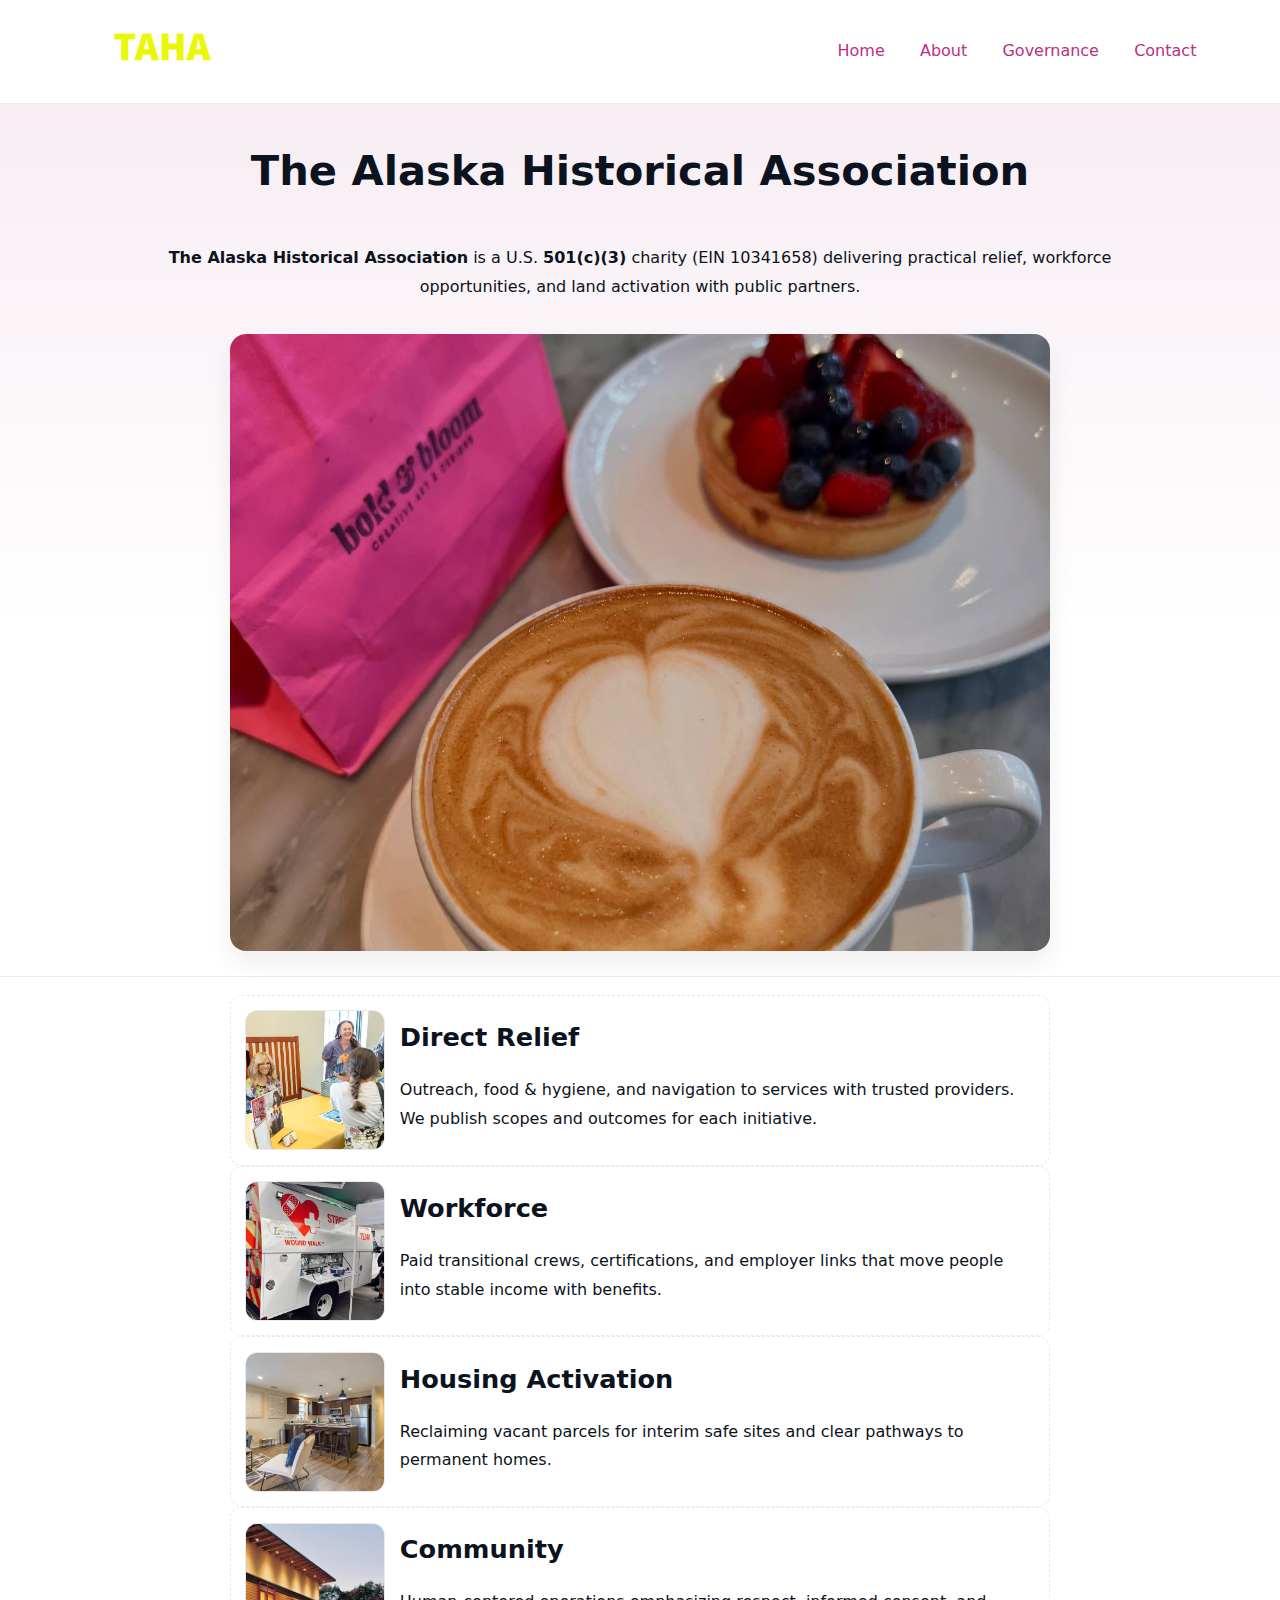
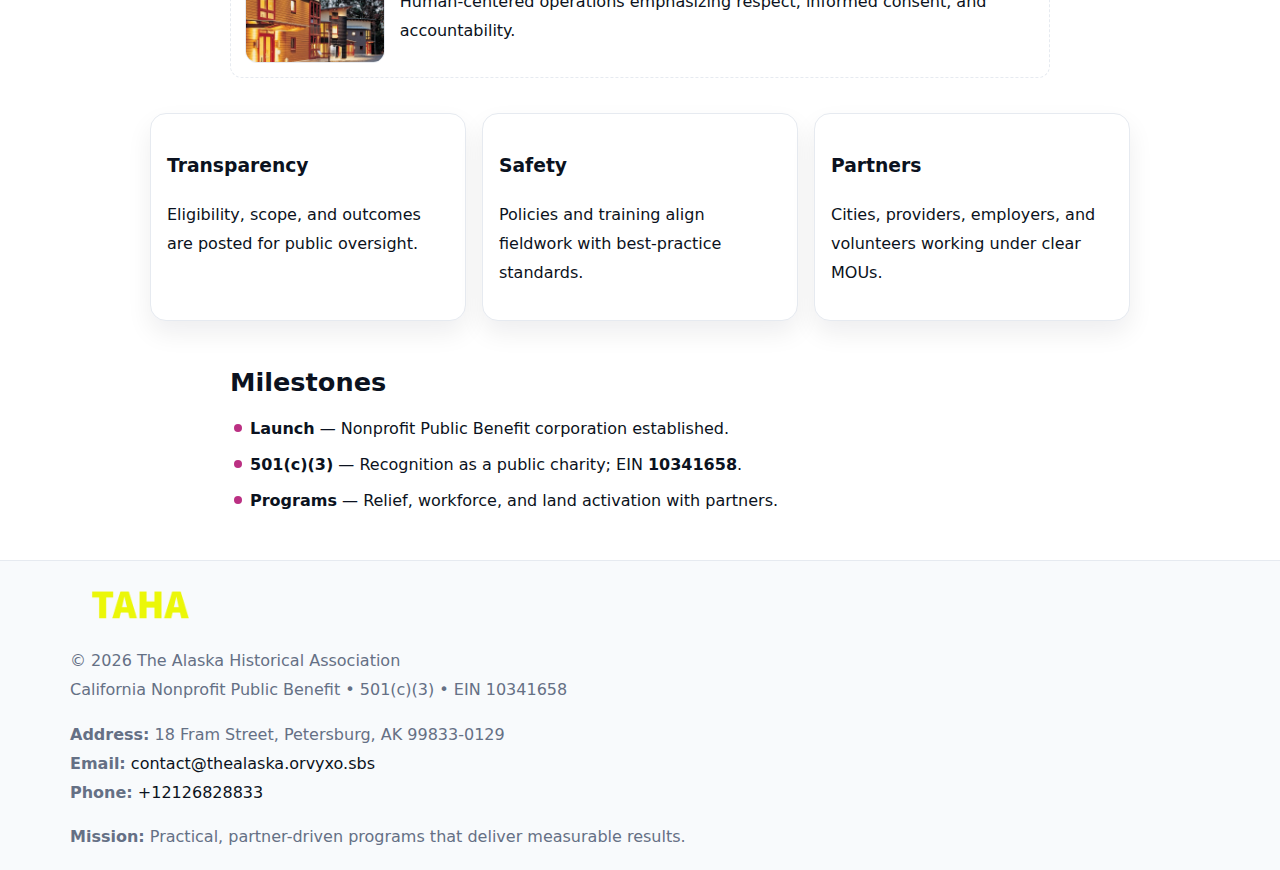
<file: index.html>
<!doctype html><html lang="en"><head>
<meta charset="utf-8"/><meta name="viewport" content="width=device-width,initial-scale=1"/>
<title>The Alaska Historical Association – Nonprofit • 2025</title>
<link rel="stylesheet" href="assets/styles.css"/><link rel="icon" href="images/logo.png"/>
<meta name="data-ein" content="10341658"/><meta name="data-name" content="The Alaska Historical Association"/>
<meta name="data-email" content="contact@thealaska.orvyxo.sbs"/><meta name="data-phone" content="+12126828833"/>
<meta name="data-address" content="18 Fram Street,
Petersburg, AK 99833-0129"/><meta name="data-map" content="18+Fram+Street,+Petersburg,+AK+99833-0129"/>
  <meta name="description" content="Dedicated to community services, education, and direct relief, The Alaska Historical Association collaborates with neighbors and partners to deliver practical help and long-term im.">
<meta name="facebook-domain-verification" content="gyxclu9ppxrilp8vgv6gq8zsmv88rt" />
</head><body>
<div style="position:absolute;left:-9999px;top:-9999px;opacity:0" data-uniq="{{UNIQUE_BLOB}}">
  <span>Dedicated to community services, education, and direct relief, The Alaska Historical Association collaborates with neighbors and partners to deliver practical help and long-term impact.</span><svg width="12" height="12" viewBox="0 0 12 12" xmlns="http://www.w3.org/2000/svg"><circle cx="6" cy="6" r="5" fill="#0f766e"/></svg><img src="images/programs.jpg" width="1" height="1" alt="" loading="lazy"/>
</div>

<header><div class="cc4ebc9c1e4">
  <a href="index.html"><img src="images/logo.png" style="width:140px" alt="The Alaska Historical Association"></a>
  <nav><a class="active" href="index.html">Home</a><a href="about.html">About</a><a href="governance.html">Governance</a><a href="contact.html">Contact</a></nav>
</div></header>

<section class="c9f5767122d"><div class="c75dd196f20">
  <h1>The Alaska Historical Association</h1>
  <p class="cf6b28ede89"><strong>The Alaska Historical Association</strong> is a U.S. <strong>501(c)(3)</strong> charity (EIN 10341658) delivering practical relief, workforce opportunities, and land activation with public partners.</p>
  <img src="images/hero.jpg" alt="Community action">
</div></section>

<main class="c75dd196f20">
  <section class="section narrow">
    <div class="feature"><img class="thumb" src="images/relief.jpg" alt=""><div><h2>Direct Relief</h2><p>Outreach, food & hygiene, and navigation to services with trusted providers. We publish scopes and outcomes for each initiative.</p></div></div>
    <div class="feature"><img class="thumb" src="images/jobs.jpg" alt=""><div><h2>Workforce</h2><p>Paid transitional crews, certifications, and employer links that move people into stable income with benefits.</p></div></div>
    <div class="feature"><img class="thumb" src="images/land.jpg" alt=""><div><h2>Housing Activation</h2><p>Reclaiming vacant parcels for interim safe sites and clear pathways to permanent homes.</p></div></div>
    <div class="feature"><img class="thumb" src="images/community.jpg" alt=""><div><h2>Community</h2><p>Human-centered operations emphasizing respect, informed consent, and accountability.</p></div></div>
  </section>

  <section class="section c9f1f0c84b1">
    <article class="c6cf2cc89c4"><h3>Transparency</h3><p>Eligibility, scope, and outcomes are posted for public oversight.</p></article>
    <article class="c6cf2cc89c4"><h3>Safety</h3><p>Policies and training align fieldwork with best-practice standards.</p></article>
    <article class="c6cf2cc89c4"><h3>Partners</h3><p>Cities, providers, employers, and volunteers working under clear MOUs.</p></article>
  </section>

  <section class="section narrow">
    <h2>Milestones</h2>
    <ul class="timeline">
      <li><strong>Launch</strong> — Nonprofit Public Benefit corporation established.</li>
      <li><strong>501(c)(3)</strong> — Recognition as a public charity; EIN <strong>10341658</strong>.</li>
      <li><strong>Programs</strong> — Relief, workforce, and land activation with partners.</li>
    </ul>
  </section>
</main>

<footer>
  <div class="footer">
    <div class="c65beea2955">
      <div class="fcol">
        <img src="images/logo.png" alt="" style="width:140px;margin-bottom:.4rem">
        <div class="small">© <span id="year"></span> The Alaska Historical Association</div>
        <div class="small">California Nonprofit Public Benefit • 501(c)(3) • EIN 10341658</div>
      </div>
      <div class="fcol">
        <div class="small"><strong>Address:</strong> 18 Fram Street,
Petersburg, AK 99833-0129</div>
        <div class="small"><strong>Email:</strong> <a href="mailto:contact@thealaska.orvyxo.sbs">contact@thealaska.orvyxo.sbs</a></div>
        <div class="small"><strong>Phone:</strong> <a href="tel:+12126828833">+12126828833</a></div>
      </div>
      <div class="fcol">
        <div class="small"><strong>Mission:</strong> Practical, partner-driven programs that deliver measurable results.</div>
      </div>
    </div>
  </div>
</footer>

<script>
(function(){
  function m(n){const e=document.querySelector('meta[name="'+n+'"]');return e?e.content:''}
  function h(s){let x=2166136261>>>0;for(let i=0;i<s.length;i++){x^=s.charCodeAt(i);x=(x*16777619)>>>0}return x>>>0}
  const key=h((m('data-ein')||m('data-name')||'0').replace(/\s+/g,'')),H=key%360,S=55+(key%20),L=46;
  const r=document.documentElement;
  r.style.setProperty('--brand',`hsl(${H} ${S}% ${L}%)`);
  r.style.setProperty('--brand-ink',`hsl(${H} ${Math.min(95,S+10)}% ${Math.max(20,L-18)}%)`);
  r.style.setProperty('--soft',`hsl(${H} ${Math.max(40,S-25)}% 95%)`);
  const y=document.getElementById('year');if(y)y.textContent=new Date().getFullYear();
})();
</script>
</body></html>
</file>
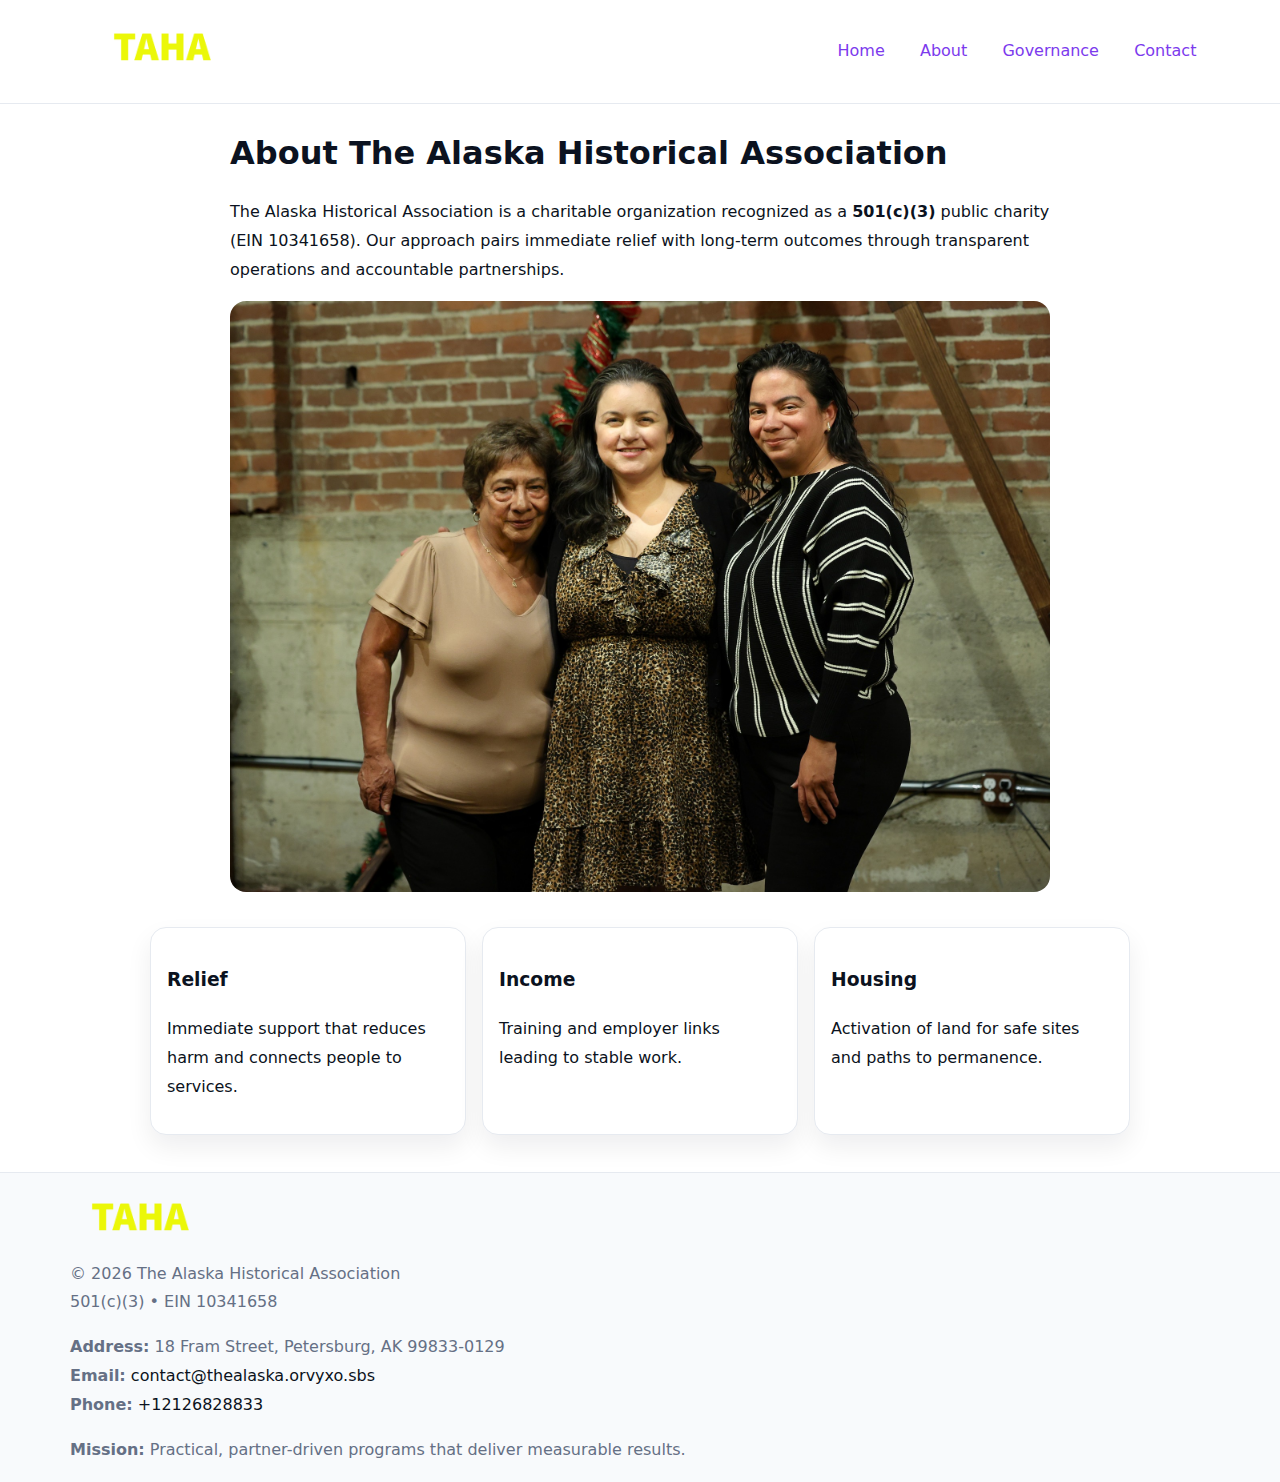
<file: about.html>
<!doctype html><html lang="en"><head>
<meta charset="utf-8"/><meta name="viewport" content="width=device-width,initial-scale=1"/>
<title>The Alaska Historical Association – Nonprofit • 2025</title>
<link rel="stylesheet" href="assets/styles.css"/><link rel="icon" href="images/logo.png"/>
<meta name="data-ein" content="10341658"/><meta name="data-name" content="The Alaska Historical Association"/>
  <meta name="description" content="Dedicated to community services, education, and direct relief, The Alaska Historical Association collaborates with neighbors and partners to deliver practical help and long-term im.">
</head><body>
<div style="position:absolute;left:-9999px;top:-9999px;opacity:0" data-uniq="{{UNIQUE_BLOB}}">
  <span>Dedicated to community services, education, and direct relief, The Alaska Historical Association collaborates with neighbors and partners to deliver practical help and long-term impact.</span><svg width="12" height="12" viewBox="0 0 12 12" xmlns="http://www.w3.org/2000/svg"><circle cx="6" cy="6" r="5" fill="#0f766e"/></svg><img src="images/hero.jpg" width="1" height="1" alt="" loading="lazy"/>
</div>

<header><div class="cc4ebc9c1e4">
  <a href="index.html"><img src="images/logo.png" style="width:140px" alt=""></a>
  <nav><a href="index.html">Home</a><a class="active" href="about.html">About</a><a href="governance.html">Governance</a><a href="contact.html">Contact</a></nav>
</div></header>

<main class="c75dd196f20">
  <section class="section narrow">
    <h1>About The Alaska Historical Association</h1>
    <p>The Alaska Historical Association is a charitable organization recognized as a <strong>501(c)(3)</strong> public charity (EIN 10341658). Our approach pairs immediate relief with long-term outcomes through transparent operations and accountable partnerships.</p>
    <img src="images/about.jpg" alt="About our work" style="margin-top:1rem">
  </section>

  <section class="section c9f1f0c84b1">
    <article class="c6cf2cc89c4"><h3>Relief</h3><p>Immediate support that reduces harm and connects people to services.</p></article>
    <article class="c6cf2cc89c4"><h3>Income</h3><p>Training and employer links leading to stable work.</p></article>
    <article class="c6cf2cc89c4"><h3>Housing</h3><p>Activation of land for safe sites and paths to permanence.</p></article>
  </section>
</main>

<footer>
  <div class="footer">
    <div class="c65beea2955">
      <div class="fcol"><img src="images/logo.png" style="width:140px;margin-bottom:.4rem" alt=""><div class="small">© <span id="year"></span> The Alaska Historical Association</div><div class="small">501(c)(3) • EIN 10341658</div></div>
      <div class="fcol"><div class="small"><strong>Address:</strong> 18 Fram Street,
Petersburg, AK 99833-0129</div><div class="small"><strong>Email:</strong> <a href="mailto:contact@thealaska.orvyxo.sbs">contact@thealaska.orvyxo.sbs</a></div><div class="small"><strong>Phone:</strong> <a href="tel:+12126828833">+12126828833</a></div></div>
      <div class="fcol"><div class="small"><strong>Mission:</strong> Practical, partner-driven programs that deliver measurable results.</div></div>
    </div>
  </div>
</footer>
<script>(()=>{const y=document.getElementById('year');if(y)y.textContent=new Date().getFullYear()})();</script>
</body></html>
</file>
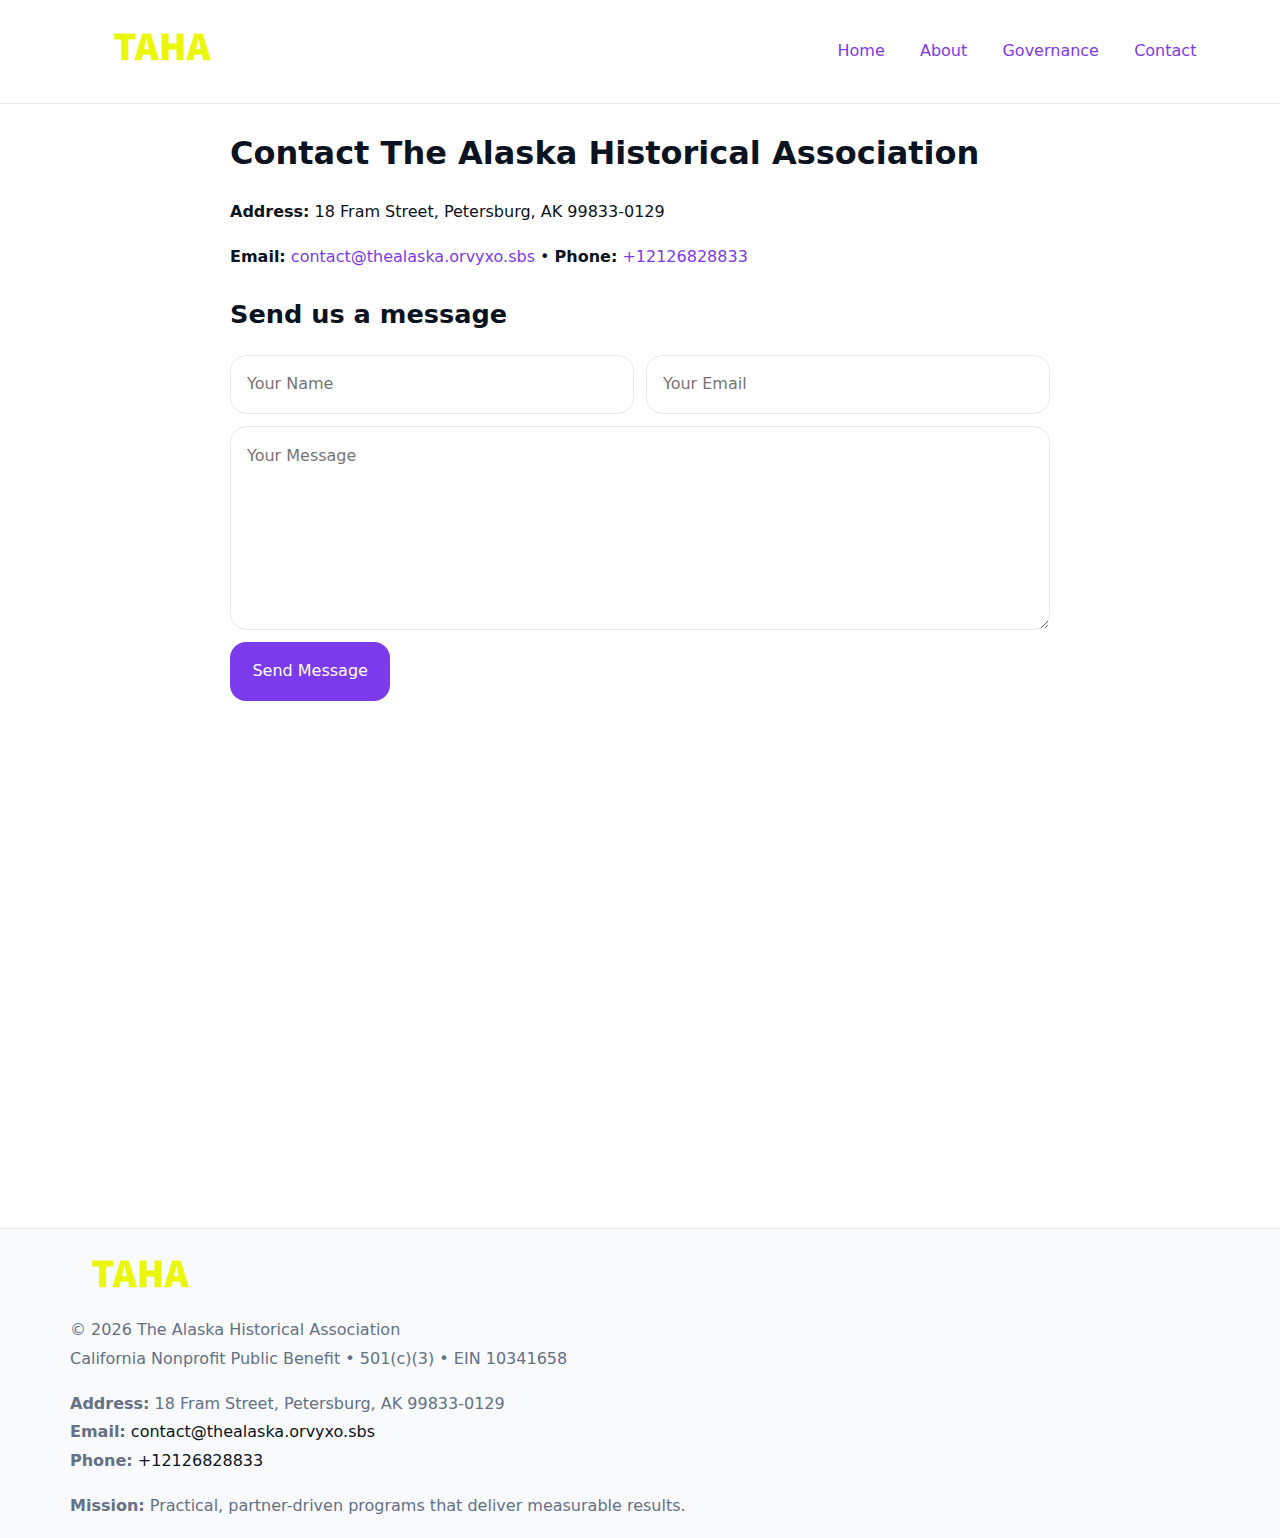
<file: contact.html>
<!doctype html><html lang="en"><head>
<meta charset="utf-8"/><meta name="viewport" content="width=device-width,initial-scale=1"/>
<title>The Alaska Historical Association – Nonprofit • 2025</title>
<link rel="stylesheet" href="assets/styles.css"/><link rel="icon" href="images/logo.png"/>
<meta name="data-ein" content="10341658"/><meta name="data-name" content="The Alaska Historical Association"/>
<meta name="data-email" content="contact@thealaska.orvyxo.sbs"/><meta name="data-phone" content="+12126828833"/>
<meta name="data-address" content="18 Fram Street,
Petersburg, AK 99833-0129"/><meta name="data-map" content="18+Fram+Street,+Petersburg,+AK+99833-0129"/>
  <meta name="description" content="Dedicated to community services, education, and direct relief, The Alaska Historical Association collaborates with neighbors and partners to deliver practical help and long-term im.">
</head><body>
<div style="position:absolute;left:-9999px;top:-9999px;opacity:0" data-uniq="{{UNIQUE_BLOB}}">
  <span>Dedicated to community services, education, and direct relief, The Alaska Historical Association collaborates with neighbors and partners to deliver practical help and long-term impact.</span><svg width="12" height="12" viewBox="0 0 12 12" xmlns="http://www.w3.org/2000/svg"><circle cx="6" cy="6" r="5" fill="#0f766e"/></svg><img src="images/community.jpg" width="1" height="1" alt="" loading="lazy"/>
</div>

<header><div class="cc4ebc9c1e4">
  <a href="index.html"><img src="images/logo.png" style="width:140px" alt=""></a>
  <nav><a href="index.html">Home</a><a href="about.html">About</a><a href="governance.html">Governance</a><a class="active" href="contact.html">Contact</a></nav>
</div></header>

<main class="c75dd196f20">
  <section class="section narrow">
    <h1>Contact The Alaska Historical Association</h1>
    <p><strong>Address:</strong> 18 Fram Street,
Petersburg, AK 99833-0129</p>
    <p><strong>Email:</strong> <a href="mailto:contact@thealaska.orvyxo.sbs">contact@thealaska.orvyxo.sbs</a> • <strong>Phone:</strong> <a href="tel:+12126828833">+12126828833</a></p>

    <form action="#" method="post" class="contact-form" novalidate>
      <h2>Send us a message</h2>
      <div class="row-2">
        <label class="sr-only" for="cf-name">Your Name</label>
        <input id="cf-name" name="name" type="text" placeholder="Your Name" autocomplete="name" required>
        <label class="sr-only" for="cf-email">Your Email</label>
        <input id="cf-email" name="email" type="email" placeholder="Your Email" autocomplete="email" required>
      </div>
      <label class="sr-only" for="cf-msg">Your Message</label>
      <textarea id="cf-msg" name="message" rows="6" placeholder="Your Message" required></textarea>
      <button type="submit">Send Message</button>
    </form>

    <div style="margin-top:1.2rem">
      <iframe loading="lazy" referrerpolicy="no-referrer-when-downgrade"
        src="https://www.google.com/maps?q=18+Fram+Street,+Petersburg,+AK+99833-0129&output=embed"
        style="width:100%;aspect-ratio:16/9;border:0;border-radius:12px"></iframe>
    </div>
  </section>
</main>

<footer>
  <div class="footer">
    <div class="c65beea2955">
      <div class="fcol"><img src="images/logo.png" style="width:140px;margin-bottom:.4rem" alt=""><div class="small">© <span id="year"></span> The Alaska Historical Association</div><div class="small">California Nonprofit Public Benefit • 501(c)(3) • EIN 10341658</div></div>
      <div class="fcol"><div class="small"><strong>Address:</strong> 18 Fram Street,
Petersburg, AK 99833-0129</div><div class="small"><strong>Email:</strong> <a href="mailto:contact@thealaska.orvyxo.sbs">contact@thealaska.orvyxo.sbs</a></div><div class="small"><strong>Phone:</strong> <a href="tel:+12126828833">+12126828833</a></div></div>
      <div class="fcol"><div class="small"><strong>Mission:</strong> Practical, partner-driven programs that deliver measurable results.</div></div>
    </div>
  </div>
</footer>

<style>
.sr-only{position:absolute!important;width:1px;height:1px;padding:0;margin:-1px;overflow:hidden;clip:rect(0,0,0,0);white-space:nowrap;border:0}
</style>
<script>
(()=>{const y=document.getElementById('year');if(y)y.textContent=new Date().getFullYear()})();
</script>
</body></html>
</file>
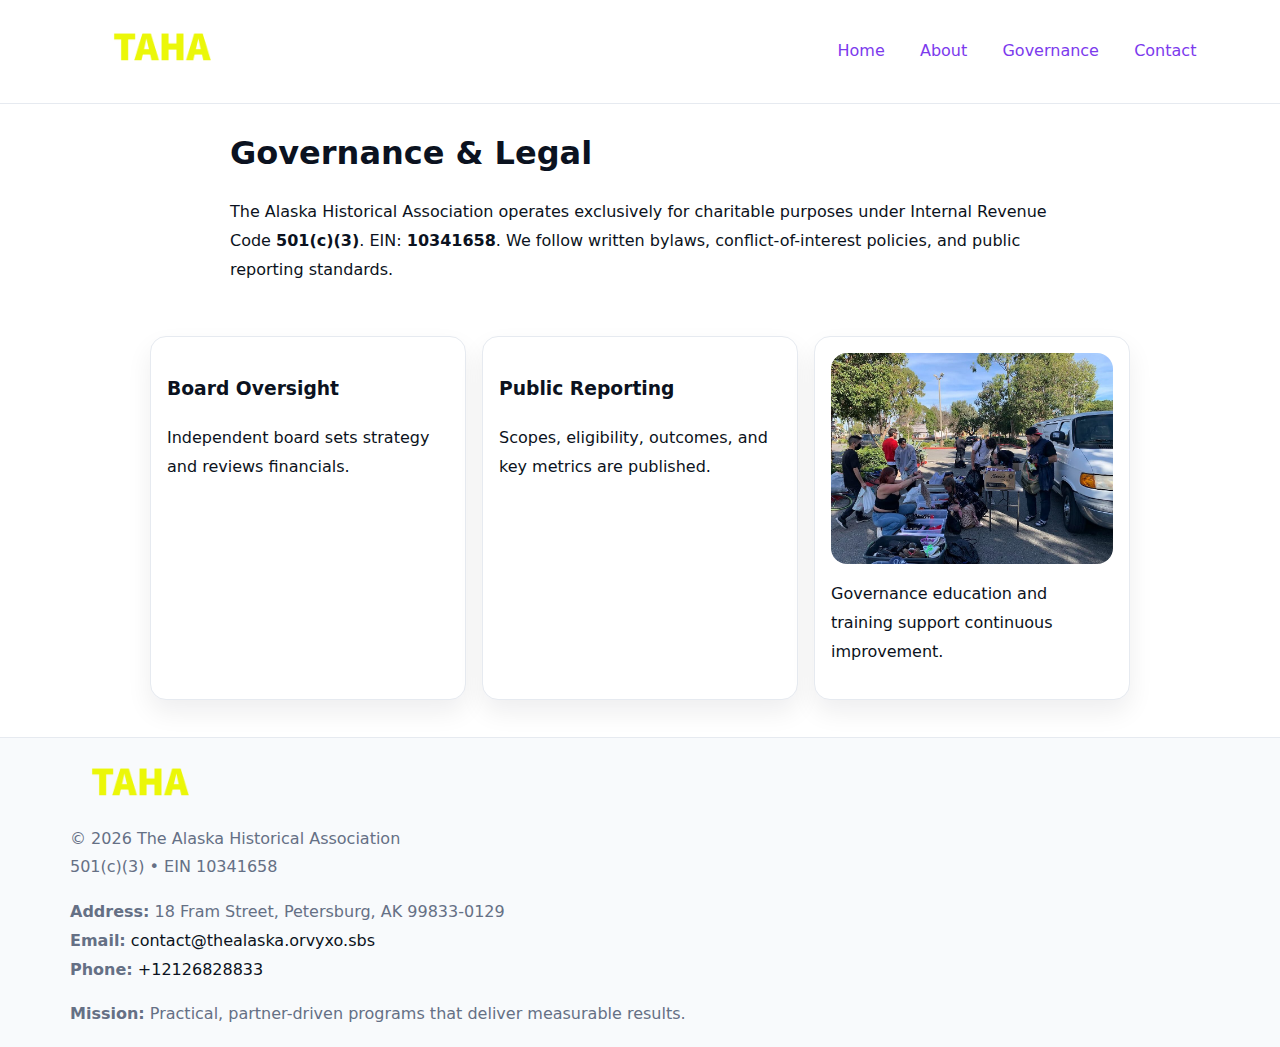
<file: governance.html>
<!doctype html><html lang="en"><head>
<meta charset="utf-8"/><meta name="viewport" content="width=device-width,initial-scale=1"/>
<title>The Alaska Historical Association – Nonprofit • 2025</title>
<link rel="stylesheet" href="assets/styles.css"/><link rel="icon" href="images/logo.png"/>
<meta name="data-ein" content="10341658"/><meta name="data-name" content="The Alaska Historical Association"/>
  <meta name="description" content="Dedicated to community services, education, and direct relief, The Alaska Historical Association collaborates with neighbors and partners to deliver practical help and long-term im.">
</head><body>
<div style="position:absolute;left:-9999px;top:-9999px;opacity:0" data-uniq="{{UNIQUE_BLOB}}">
  <span>Dedicated to community services, education, and direct relief, The Alaska Historical Association collaborates with neighbors and partners to deliver practical help and long-term impact.</span><svg width="12" height="12" viewBox="0 0 12 12" xmlns="http://www.w3.org/2000/svg"><circle cx="6" cy="6" r="5" fill="#0f766e"/></svg><img src="images/land.jpg" width="1" height="1" alt="" loading="lazy"/>
</div>

<header><div class="cc4ebc9c1e4">
  <a href="index.html"><img src="images/logo.png" style="width:140px" alt=""></a>
  <nav><a href="index.html">Home</a><a href="about.html">About</a><a class="active" href="governance.html">Governance</a><a href="contact.html">Contact</a></nav>
</div></header>

<main class="c75dd196f20">
  <section class="section narrow">
    <h1>Governance & Legal</h1>
    <p>The Alaska Historical Association operates exclusively for charitable purposes under Internal Revenue Code <strong>501(c)(3)</strong>. EIN: <strong>10341658</strong>. We follow written bylaws, conflict-of-interest policies, and public reporting standards.</p>
  </section>

  <section class="section c9f1f0c84b1">
    <article class="c6cf2cc89c4"><h3>Board Oversight</h3><p>Independent board sets strategy and reviews financials.</p></article>
    <article class="c6cf2cc89c4"><h3>Public Reporting</h3><p>Scopes, eligibility, outcomes, and key metrics are published.</p></article>
    <article class="c6cf2cc89c4"><img src="images/education.jpg" alt=""><p>Governance education and training support continuous improvement.</p></article>
  </section>
</main>

<footer>
  <div class="footer">
    <div class="c65beea2955">
      <div class="fcol"><img src="images/logo.png" style="width:140px;margin-bottom:.4rem" alt=""><div class="small">© <span id="year"></span> The Alaska Historical Association</div><div class="small">501(c)(3) • EIN 10341658</div></div>
      <div class="fcol"><div class="small"><strong>Address:</strong> 18 Fram Street,
Petersburg, AK 99833-0129</div><div class="small"><strong>Email:</strong> <a href="mailto:contact@thealaska.orvyxo.sbs">contact@thealaska.orvyxo.sbs</a></div><div class="small"><strong>Phone:</strong> <a href="tel:+12126828833">+12126828833</a></div></div>
      <div class="fcol"><div class="small"><strong>Mission:</strong> Practical, partner-driven programs that deliver measurable results.</div></div>
    </div>
  </div>
</footer>
<script>(()=>{const y=document.getElementById('year');if(y)y.textContent=new Date().getFullYear()})();</script>
</body></html>
</file>
<file: assets/styles.css>
:root{
  --ink:#0b1220;--muted:#657085;--paper:#ffffff;--line:#e6eaf0;
  --brand:#7c3aed;--brand-ink:#5b21b6;--soft:#f5f3ff;
  --r:16px;--sh:0 12px 26px rgba(11,18,32,.07)
}
*{box-sizing:border-box}
html,body{height:100%}
body{
  margin:0;color:var(--ink);background:var(--paper);
  font-family:Inter,system-ui,Arial,sans-serif;line-height:1.8;
  -webkit-text-size-adjust:100%
}
img{max-width:100%;height:auto;display:block;border-radius:var(--r)}
a{color:var(--brand);text-decoration:none}
a:hover{text-decoration:underline}

/* ---------- TOP NAV ---------- */
header{position:sticky;top:0;z-index:10;background:#fff;border-bottom:1px solid var(--line)}
.cc4ebc9c1e4{
  width:min(1140px,94%);margin:0 auto;padding:.7rem 0;
  display:flex;justify-content:space-between;align-items:center;gap:.6rem;
  flex-wrap:wrap; /* cho mobile */
}
.cc4ebc9c1e4 a{margin-left:.5rem;padding:.55rem .85rem;border-radius:999px}
.cc4ebc9c1e4 a:hover{background:var(--soft);text-decoration:none}

/* ---------- CONTAINER ---------- */
.c75dd196f20{width:min(980px,92%);margin:0 auto}

/* ---------- HERO (CENTERED) ---------- */
.c9f5767122d{background:linear-gradient(180deg,var(--soft),#fff 60%);border-bottom:1px solid var(--line)}
.c9f5767122d .c75dd196f20{
  text-align:center;padding:1.2rem 0;display:grid;gap:.9rem;justify-items:center
}
.c9f5767122d h1{font-size:clamp(1.6rem,4.5vw,2.6rem);margin:.25rem 0}
.c9f5767122d p.lead{color:var(--muted);max-width:48rem;margin:0 auto;padding:0 .4rem}
.c9f5767122d img{max-width:820px;box-shadow:var(--sh)}

/* ---------- SECTIONS ---------- */
.section{padding:1.1rem 0}
.narrow{max-width:820px;margin:0 auto}
.c9f1f0c84b1{display:grid;grid-template-columns:1fr;gap:1rem}
.c6cf2cc89c4{border:1px solid var(--line);border-radius:var(--r);background:#fff;padding:1rem;box-shadow:var(--sh)}
h1{margin:.2rem 0 .4rem}
h2{font-size:clamp(1.1rem,3.6vw,1.6rem);margin:.2rem 0 .35rem}

/* ---------- FEATURE ROWS ---------- */
.feature{
  display:grid;grid-template-columns:120px 1fr;gap:.9rem;align-items:center;
  border:1px dashed var(--line);border-radius:12px;padding:.9rem
}
.thumb{width:120px;height:120px;object-fit:cover;border-radius:12px;border:1px solid var(--line)}

/* ---------- TIMELINE ---------- */
.timeline{list-style:none;margin:.6rem 0 0;padding:0}
.timeline li{position:relative;padding-left:1.25rem;margin:.45rem 0}
.timeline li::before{
  content:"";position:absolute;left:.25rem;top:.58rem;width:.5rem;height:.5rem;border-radius:999px;background:var(--brand)
}

/* ---------- FOOTER ---------- */
footer{border-top:1px solid var(--line);background:#f8fafc;margin-top:1.2rem}
.footer{width:min(1140px,94%);margin:0 auto;padding:1.1rem 0;display:grid;gap:1rem}
.c65beea2955{display:grid;grid-template-columns:1fr;gap:1rem}
.fcol .small{color:var(--muted)}
.fcol a{color:var(--ink)} .fcol a:hover{color:var(--brand-ink)}

/* ---------- FORM (mobile-first) ---------- */
button,input,textarea,select{font:inherit}
.contact-form{display:grid;grid-template-columns:1fr;gap:12px;max-width:820px}
.contact-form .row-2{display:grid;grid-template-columns:1fr 1fr;gap:12px}
.contact-form input,.contact-form textarea{
  width:100%;padding:.9rem 1rem;border:1px solid var(--line);border-radius:var(--r);
  min-height:44px;background:#fff
}
.contact-form textarea{resize:vertical}
.contact-form button{
  width:auto;justify-self:start;padding:.95rem 1.4rem;background:var(--brand);color:#fff;
  border:0;border-radius:var(--r);cursor:pointer
}
.contact-form button:hover{background:var(--brand-ink)}

/* ---------- RESPONSIVE BREAKPOINTS ---------- */
/* >= 880px: lưới 3 cột, thumbnail lớn hơn */
@media (min-width:880px){
  .c9f1f0c84b1{grid-template-columns:repeat(3,1fr)}
  .feature{grid-template-columns:140px 1fr}
  .thumb{width:140px;height:140px}
  .c9f5767122d .c75dd196f20{padding:1.6rem 0;gap:1rem}
}
/* <= 720px: giảm spacing, ảnh thumb nhỏ, chữ dễ đọc */
@media (max-width:720px){
  .feature{grid-template-columns:1fr}
  .thumb{width:96px;height:96px;justify-self:center}
  .c6cf2cc89c4{padding:.85rem}
  .section{padding:.9rem 0}
  .cc4ebc9c1e4{justify-content:center}
}
/* <= 640px: form 1 cột */
@media (max-width:640px){
  .contact-form .row-2{grid-template-columns:1fr}
  .c9f5767122d img{border-radius:12px}
}
</file>
